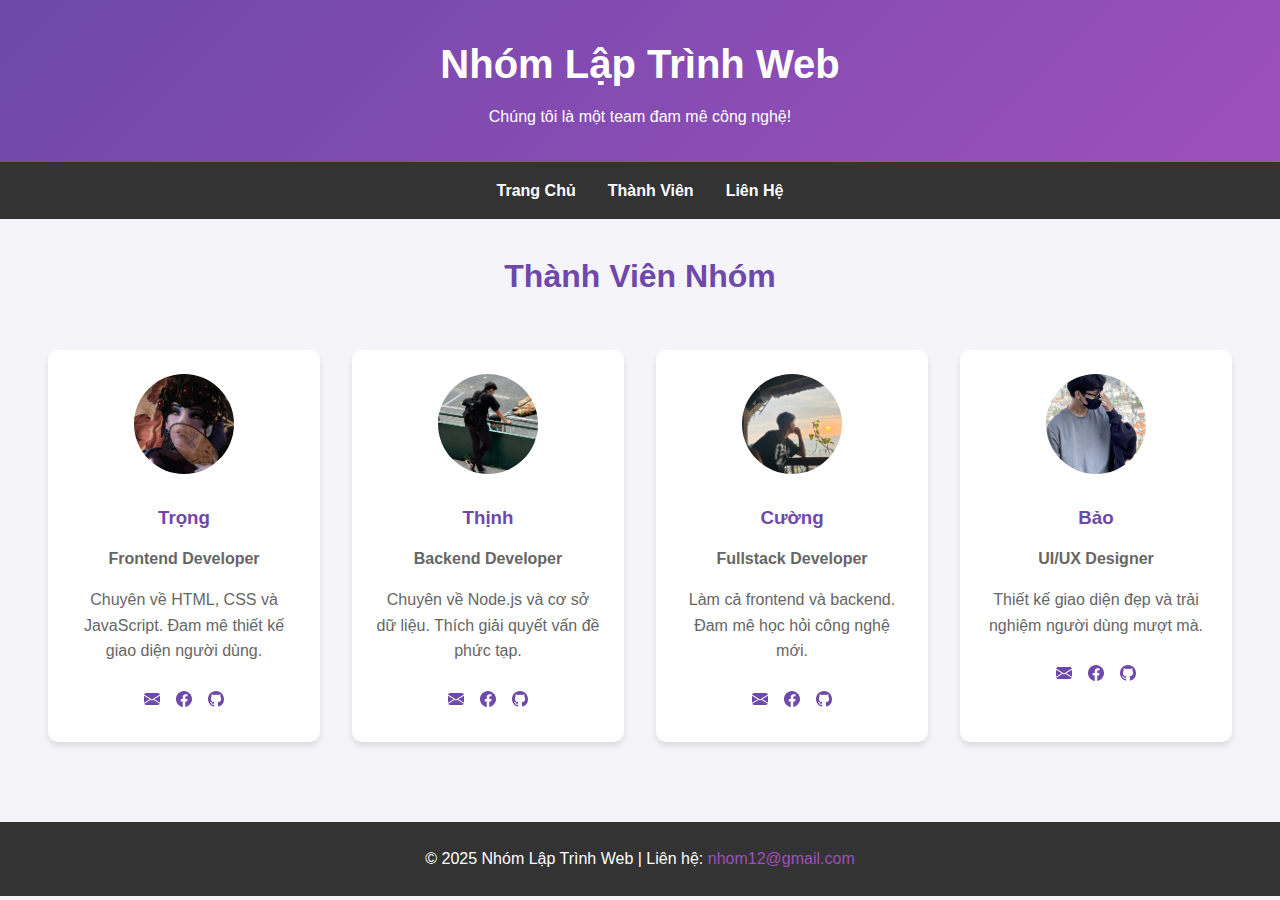
<file: index.html>
<!DOCTYPE html>
<html lang="vi">
<head>
    <meta charset="UTF-8">
    <meta name="viewport" content="width=device-width, initial-scale=1.0">
    <title>Nhóm 11</title>
    <link rel="stylesheet" href="style.css">

    
</head>
<body>
    <!-- Banner & Navbar -->
    <header>
        <div class="banner">
            <h1>Nhóm Lập Trình Web</h1>
            <p>Chúng tôi là một team đam mê công nghệ!</p>
        </div>
        <nav class="navbar">
            <ul>
                <li><a href="#home">Trang Chủ</a></li>
                <li><a href="#members">Thành Viên</a></li>
                <li><a href="#contact">Liên Hệ</a></li>
            </ul>
        </nav>
    </header>

    <!-- Main Content -->
    <main>
        <section id="members" class="team-section">
            <h2>Thành Viên Nhóm</h2>
            <div class="team-grid" id="team-members">
                <!-- JS sẽ render danh sách thành viên ở đây -->
            </div>
        </section>
    </main>

    <!-- Footer -->
    <footer id="contact">
        <p>© 2025 Nhóm Lập Trình Web | Liên hệ: <a href="mailto:nhom11@example.com">nhom12@gmail.com</a></p>
    </footer>

    <script src="script.js"></script>
</body>
</html>
</file>
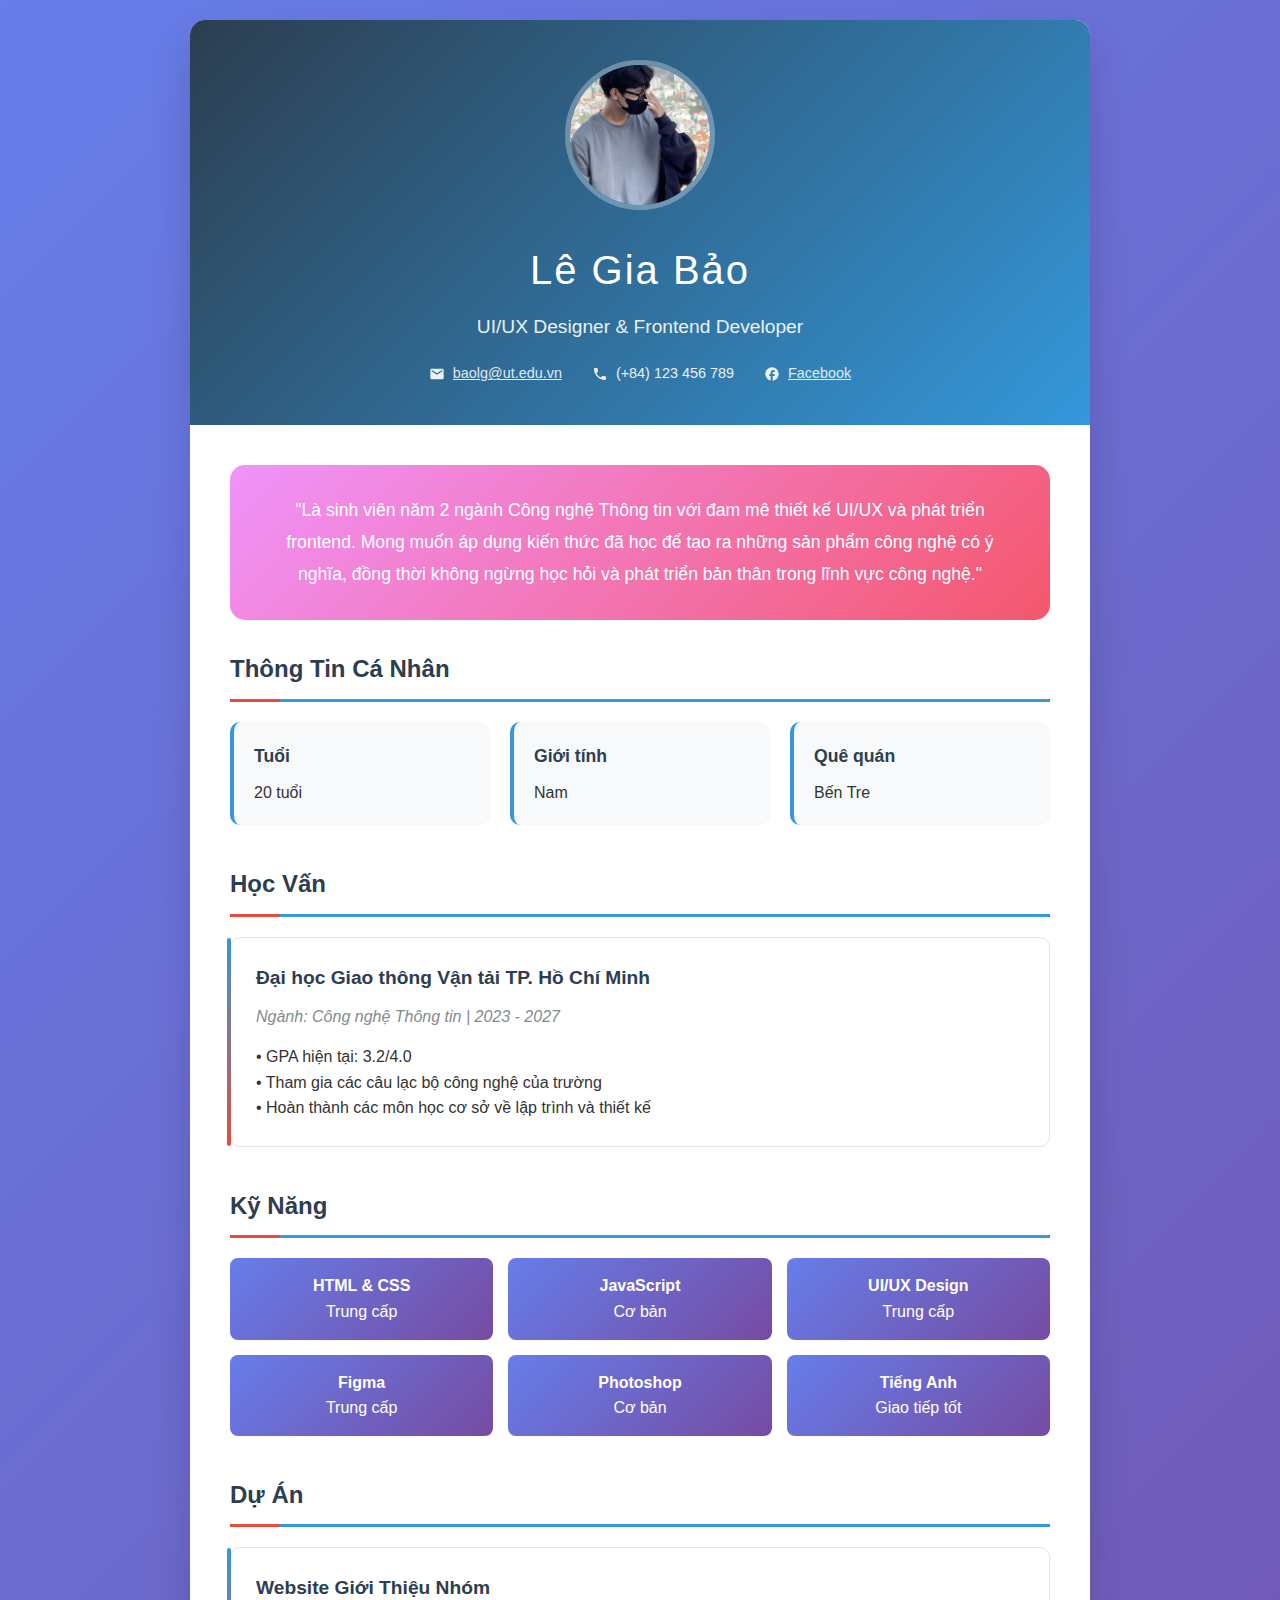
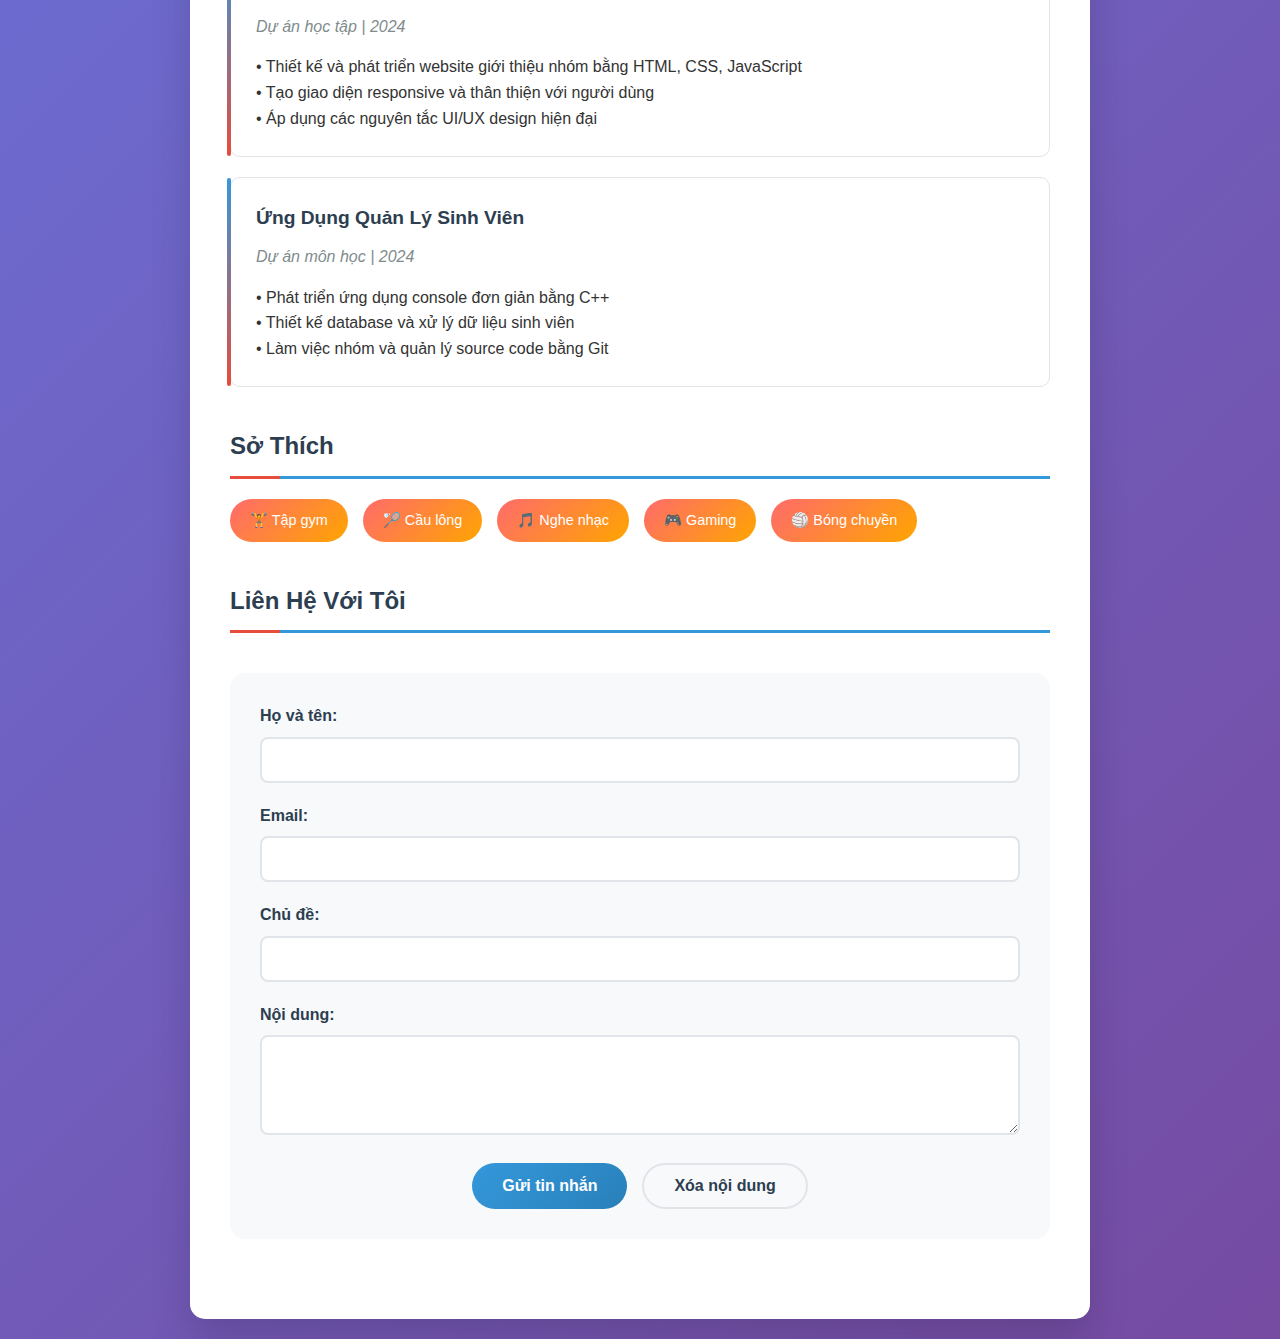
<file: ProBao.html>
<!DOCTYPE html>
<html lang="vi">
<head>
    <meta charset="UTF-8">
    <meta name="viewport" content="width=device-width, initial-scale=1.0">
    <title>CV - Lê Gia Bảo</title>
<link rel="stylesheet" href="ProBao.css">
</head>
<body>
    <div class="cv-container">
        <!-- Header Section -->
        <div class="header">
            <img src="imgs/Bao.png" alt="Lê Gia Bảo" class="profile-img">
            <h1><b>Lê Gia Bảo</b></h1>
            <div class="title">UI/UX Designer & Frontend Developer</div>
            <div class="contact-info">
                <div class="contact-item">
                    <svg viewBox="0 0 24 24"><path d="M20,8L12,13L4,8V6L12,11L20,6M20,4H4C2.89,4 2,4.89 2,6V18A2,2 0 0,0 4,20H20A2,2 0 0,0 22,18V6C22,4.89 21.1,4 20,4Z"/></svg>
                    <a href="" style="color: aliceblue;">baolg@ut.edu.vn</a>
                </div>
                <div class="contact-item">
                    <svg viewBox="0 0 24 24"><path d="M6.62,10.79C8.06,13.62 10.38,15.94 13.21,17.38L15.41,15.18C15.69,14.9 16.08,14.82 16.43,14.93C17.55,15.3 18.75,15.5 20,15.5A1,1 0 0,1 21,16.5V20A1,1 0 0,1 20,21A17,17 0 0,1 3,4A1,1 0 0,1 4,3H7.5A1,1 0 0,1 8.5,4C8.5,5.25 8.7,6.45 9.07,7.57C9.18,7.92 9.1,8.31 8.82,8.59L6.62,10.79Z"/></svg>
                    (+84) 123 456 789
                </div>
                <div class="contact-item">
                    <svg viewBox="0 0 24 24"><path d="M22 12c0-5.52-4.48-10-10-10S2 6.48 2 12c0 4.84 3.44 8.87 8 9.8V15H8v-3h2V9.5C10 7.57 11.57 6 13.5 6H16v3h-2c-.55 0-1 .45-1 1v2h3v3h-3v6.95c5.05-.5 9-4.76 9-9.95z"/></svg>
                    <a href="https://www.facebook.com/le.gia.bao.713812" style="color: aliceblue;">Facebook</a>
                </div>
            </div>
        </div>

        <!-- Main Content -->
        <div class="main-content">
            <!-- Objective -->
            <div class="objective">
                "Là sinh viên năm 2 ngành Công nghệ Thông tin với đam mê thiết kế UI/UX và phát triển frontend. Mong muốn áp dụng kiến thức đã học để tạo ra những sản phẩm công nghệ có ý nghĩa, đồng thời không ngừng học hỏi và phát triển bản thân trong lĩnh vực công nghệ."
            </div>

            <!-- Personal Info -->
            <div class="section">
                <h2 class="section-title">Thông Tin Cá Nhân</h2>
                <div class="info-grid">
                    <div class="info-card">
                        <h3>Tuổi</h3>
                        <p>20 tuổi</p>
                    </div>
                    <div class="info-card">
                        <h3>Giới tính</h3>
                        <p>Nam</p>
                    </div>
                    <div class="info-card">
                        <h3>Quê quán</h3>
                        <p>Bến Tre</p>
                    </div>
                </div>
            </div>

            <!-- Education -->
            <div class="section">
                <h2 class="section-title">Học Vấn</h2>
                <div class="education-item">
                    <div class="item-title">Đại học Giao thông Vận tải TP. Hồ Chí Minh</div>
                    <div class="item-subtitle">Ngành: Công nghệ Thông tin | 2023 - 2027</div>
                    <p>• GPA hiện tại: 3.2/4.0</p>
                    <p>• Tham gia các câu lạc bộ công nghệ của trường</p>
                    <p>• Hoàn thành các môn học cơ sở về lập trình và thiết kế</p>
                </div>
            </div>

            <!-- Skills -->
            <div class="section">
                <h2 class="section-title">Kỹ Năng</h2>
                <div class="skills">
                    <div class="skill-item">
                        <strong>HTML & CSS</strong>
                        <div>Trung cấp</div>
                    </div>
                    <div class="skill-item">
                        <strong>JavaScript</strong>
                        <div>Cơ bản</div>
                    </div>
                    <div class="skill-item">
                        <strong>UI/UX Design</strong>
                        <div>Trung cấp</div>
                    </div>
                    <div class="skill-item">
                        <strong>Figma</strong>
                        <div>Trung cấp</div>
                    </div>
                    <div class="skill-item">
                        <strong>Photoshop</strong>
                        <div>Cơ bản</div>
                    </div>
                    <div class="skill-item">
                        <strong>Tiếng Anh</strong>
                        <div>Giao tiếp tốt</div>
                    </div>
                </div>
            </div>

            <!-- Projects -->
            <div class="section">
                <h2 class="section-title">Dự Án</h2>
                <div class="experience-item">
                    <div class="item-title">Website Giới Thiệu Nhóm</div>
                    <div class="item-subtitle">Dự án học tập | 2024</div>
                    <p>• Thiết kế và phát triển website giới thiệu nhóm bằng HTML, CSS, JavaScript</p>
                    <p>• Tạo giao diện responsive và thân thiện với người dùng</p>
                    <p>• Áp dụng các nguyên tắc UI/UX design hiện đại</p>
                </div>
                <div class="experience-item">
                    <div class="item-title">Ứng Dụng Quản Lý Sinh Viên</div>
                    <div class="item-subtitle">Dự án môn học | 2024</div>
                    <p>• Phát triển ứng dụng console đơn giản bằng C++</p>
                    <p>• Thiết kế database và xử lý dữ liệu sinh viên</p>
                    <p>• Làm việc nhóm và quản lý source code bằng Git</p>
                </div>
            </div>

            <!-- Hobbies -->
            <div class="section">
                <h2 class="section-title">Sở Thích</h2>
                <div class="hobbies">
                    <div class="hobby-tag">🏋️ Tập gym</div>
                    <div class="hobby-tag">🏸 Cầu lông</div>
                    <div class="hobby-tag">🎵 Nghe nhạc</div>
                    <div class="hobby-tag">🎮 Gaming</div>
                    <div class="hobby-tag">🏐 Bóng chuyền</div>
                </div>
            </div>

            <!-- Contact Form -->
            <div class="section">
                <h2 class="section-title">Liên Hệ Với Tôi</h2>
                <div class="contact-form">
                    <form>
                        <div class="form-group">
                            <label for="name">Họ và tên:</label>
                            <input type="text" id="name" name="name" required>
                        </div>
                        <div class="form-group">
                            <label for="email">Email:</label>
                            <input type="email" id="email" name="email" required>
                        </div>
                        <div class="form-group">
                            <label for="subject">Chủ đề:</label>
                            <input type="text" id="subject" name="subject" required>
                        </div>
                        <div class="form-group">
                            <label for="message">Nội dung:</label>
                            <textarea id="message" name="message" rows="4" required></textarea>
                        </div>
                        <div class="btn-group">
                            <button type="submit" class="btn btn-primary">Gửi tin nhắn</button>
                            <button type="reset" class="btn btn-secondary">Xóa nội dung</button>
                        </div>
                    </form>
                </div>
            </div>
        </div>
    </div>
</body>
</html>
</file>
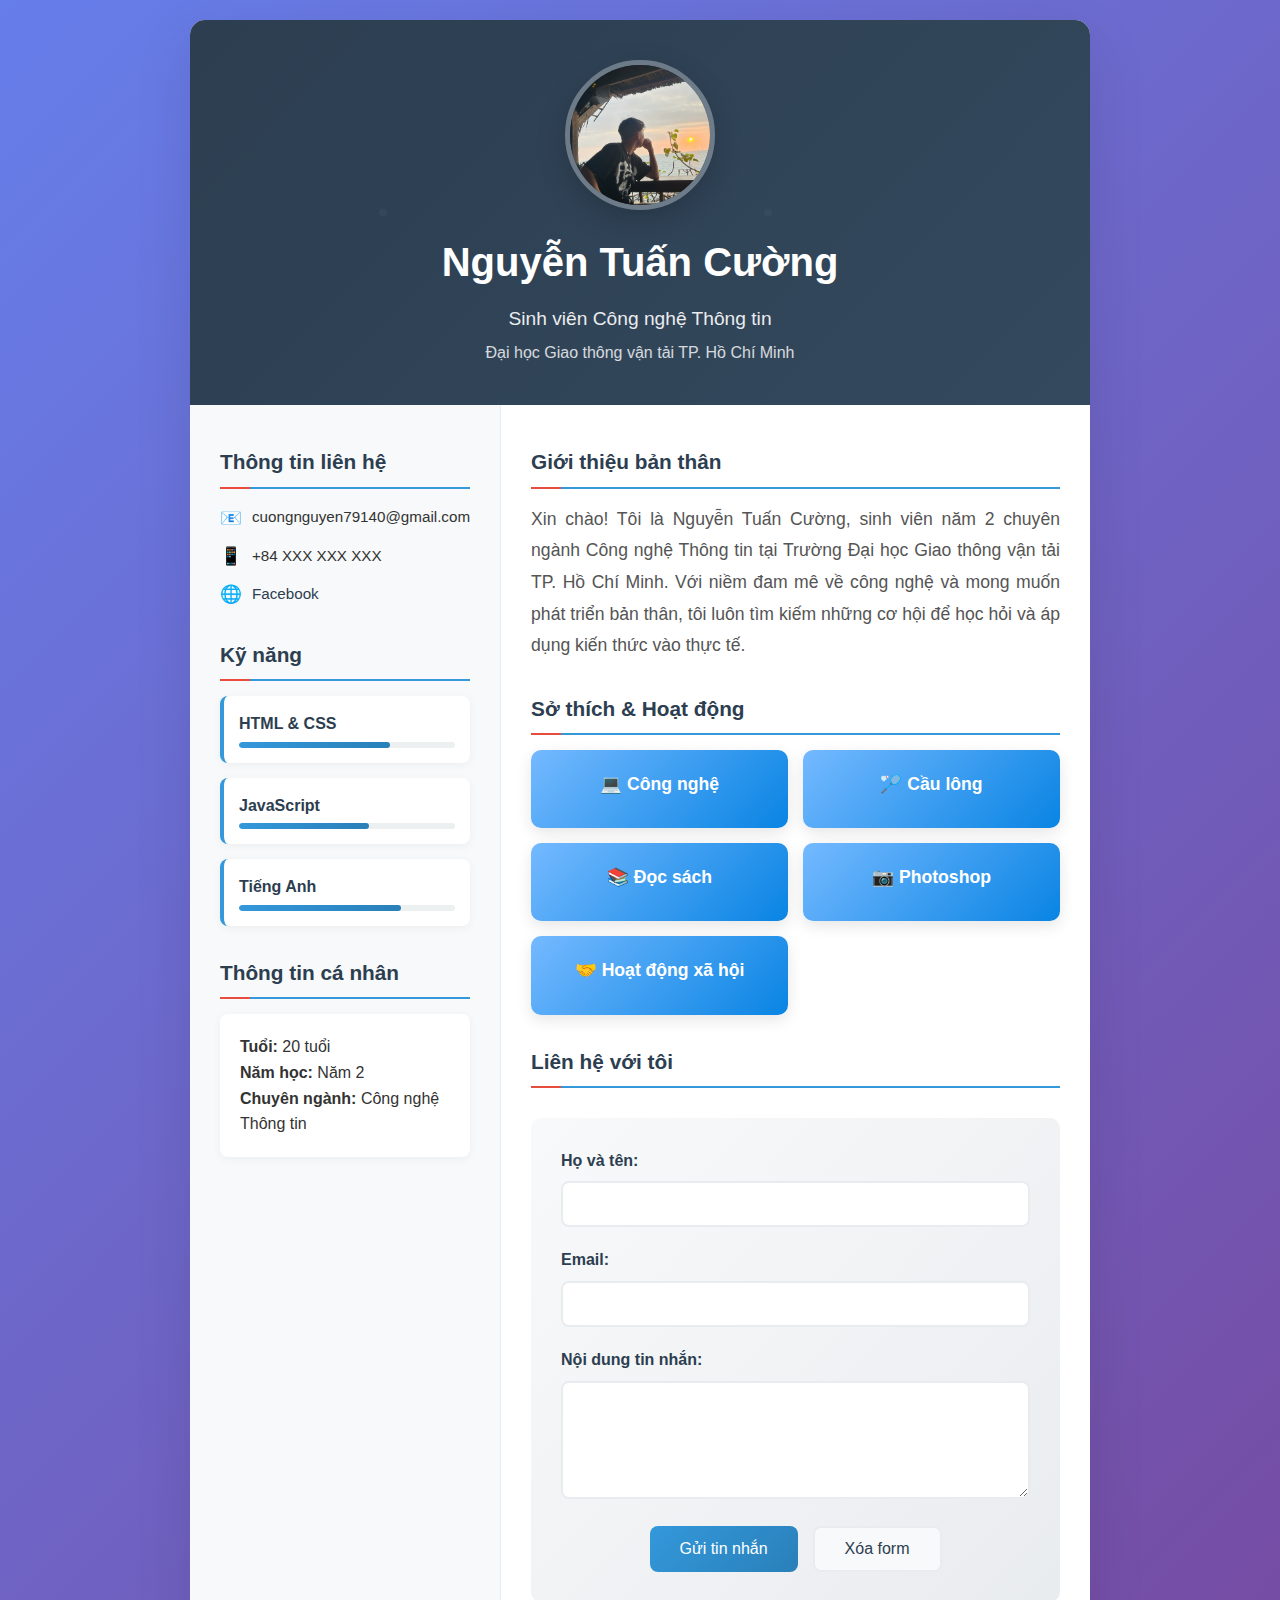
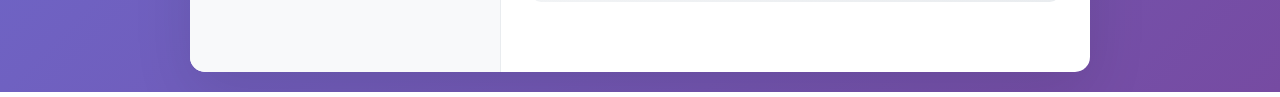
<file: ProCuong.html>
<!DOCTYPE html>
<html lang="vi">
<head>
    <meta charset="UTF-8">
    <meta name="viewport" content="width=device-width, initial-scale=1.0">
    <title>CV - Nguyễn Tuấn Cường</title>
    <link rel="stylesheet" href="ProCuong.css">
</head>
<body>
    <div class="cv-container">
        <header class="header">
            <img src="imgs/Cuong.png" alt="Nguyễn Tuấn Cường" class="profile-img">
            <h1 class="name">Nguyễn Tuấn Cường</h1>
            <p class="title">Sinh viên Công nghệ Thông tin</p>
            <p class="university">Đại học Giao thông vận tải TP. Hồ Chí Minh</p>
        </header>

        <div class="content">
            <aside class="sidebar">
                <div class="section">
                    <h3>Thông tin liên hệ</h3>
                    <ul class="contact-info">
                        <li>cuongnguyen79140@gmail.com</li>
                        <li>+84 XXX XXX XXX</li>
                        <li><a href="https://www.facebook.com/nguyen.cuong.668186" style="color: #2c3e50; text-decoration: none;">Facebook</a></li>
                    </ul>
                </div>

                <div class="section">
                    <h3>Kỹ năng</h3>
                    <div class="skills-grid">
                        <div class="skill-item">
                            <h4>HTML & CSS</h4>
                            <div class="skill-level">
                                <div class="skill-progress" style="width: 70%;"></div>
                            </div>
                        </div>
                        <div class="skill-item">
                            <h4>JavaScript</h4>
                            <div class="skill-level">
                                <div class="skill-progress" style="width: 60%;"></div>
                            </div>
                        </div>
                        <div class="skill-item">
                            <h4>Tiếng Anh</h4>
                            <div class="skill-level">
                                <div class="skill-progress" style="width: 75%;"></div>
                            </div>
                        </div>
                    </div>
                </div>

                <div class="section">
                    <h3>Thông tin cá nhân</h3>
                    <div style="background: white; padding: 20px; border-radius: 8px; box-shadow: 0 2px 10px rgba(0,0,0,0.05);">
                        <p><strong>Tuổi:</strong> 20 tuổi</p>
                        <p><strong>Năm học:</strong> Năm 2</p>
                        <p><strong>Chuyên ngành:</strong> Công nghệ Thông tin</p>
                    </div>
                </div>
            </aside>

            <main class="main-content">
                <div class="section">
                    <h3>Giới thiệu bản thân</h3>
                    <p class="about-text">
                        Xin chào! Tôi là Nguyễn Tuấn Cường, sinh viên năm 2 chuyên ngành Công nghệ Thông tin tại Trường Đại học Giao thông vận tải TP. Hồ Chí Minh. Với niềm đam mê về công nghệ và mong muốn phát triển bản thân, tôi luôn tìm kiếm những cơ hội để học hỏi và áp dụng kiến thức vào thực tế.
                    </p>
                </div>

                <div class="section">
                    <h3>Sở thích & Hoạt động</h3>
                    <div class="interests">
                        <div class="interest-item">
                            <h4>💻 Công nghệ</h4>
                        </div>
                        <div class="interest-item">
                            <h4>🏸 Cầu lông</h4>
                       
                        </div>
                        <div class="interest-item">
                            <h4>📚 Đọc sách</h4>
                        </div>
                        <div class="interest-item">
                            <h4>📷 Photoshop</h4>
                        </div>
                        <div class="interest-item">
                            <h4>🤝 Hoạt động xã hội</h4>
                        </div>
                    </div>
                </div>

                <div class="section">
                    <h3>Liên hệ với tôi</h3>
                    <div class="contact-form">
                        <form action="#" method="post">
                            <div class="form-group">
                                <label for="name">Họ và tên:</label>
                                <input type="text" id="name" name="name" required>
                            </div>
                            <div class="form-group">
                                <label for="email">Email:</label>
                                <input type="email" id="email" name="email" required>
                            </div>
                            <div class="form-group">
                                <label for="message">Nội dung tin nhắn:</label>
                                <textarea id="message" name="message" rows="5" required></textarea>
                            </div>
                            <div class="form-buttons">
                                <button type="submit" class="btn btn-primary">Gửi tin nhắn</button>
                                <button type="reset" class="btn btn-secondary">Xóa form</button>
                            </div>
                        </form>
                    </div>
                </div>
            </main>
        </div>
    </div>
</body>
</html>
</file>
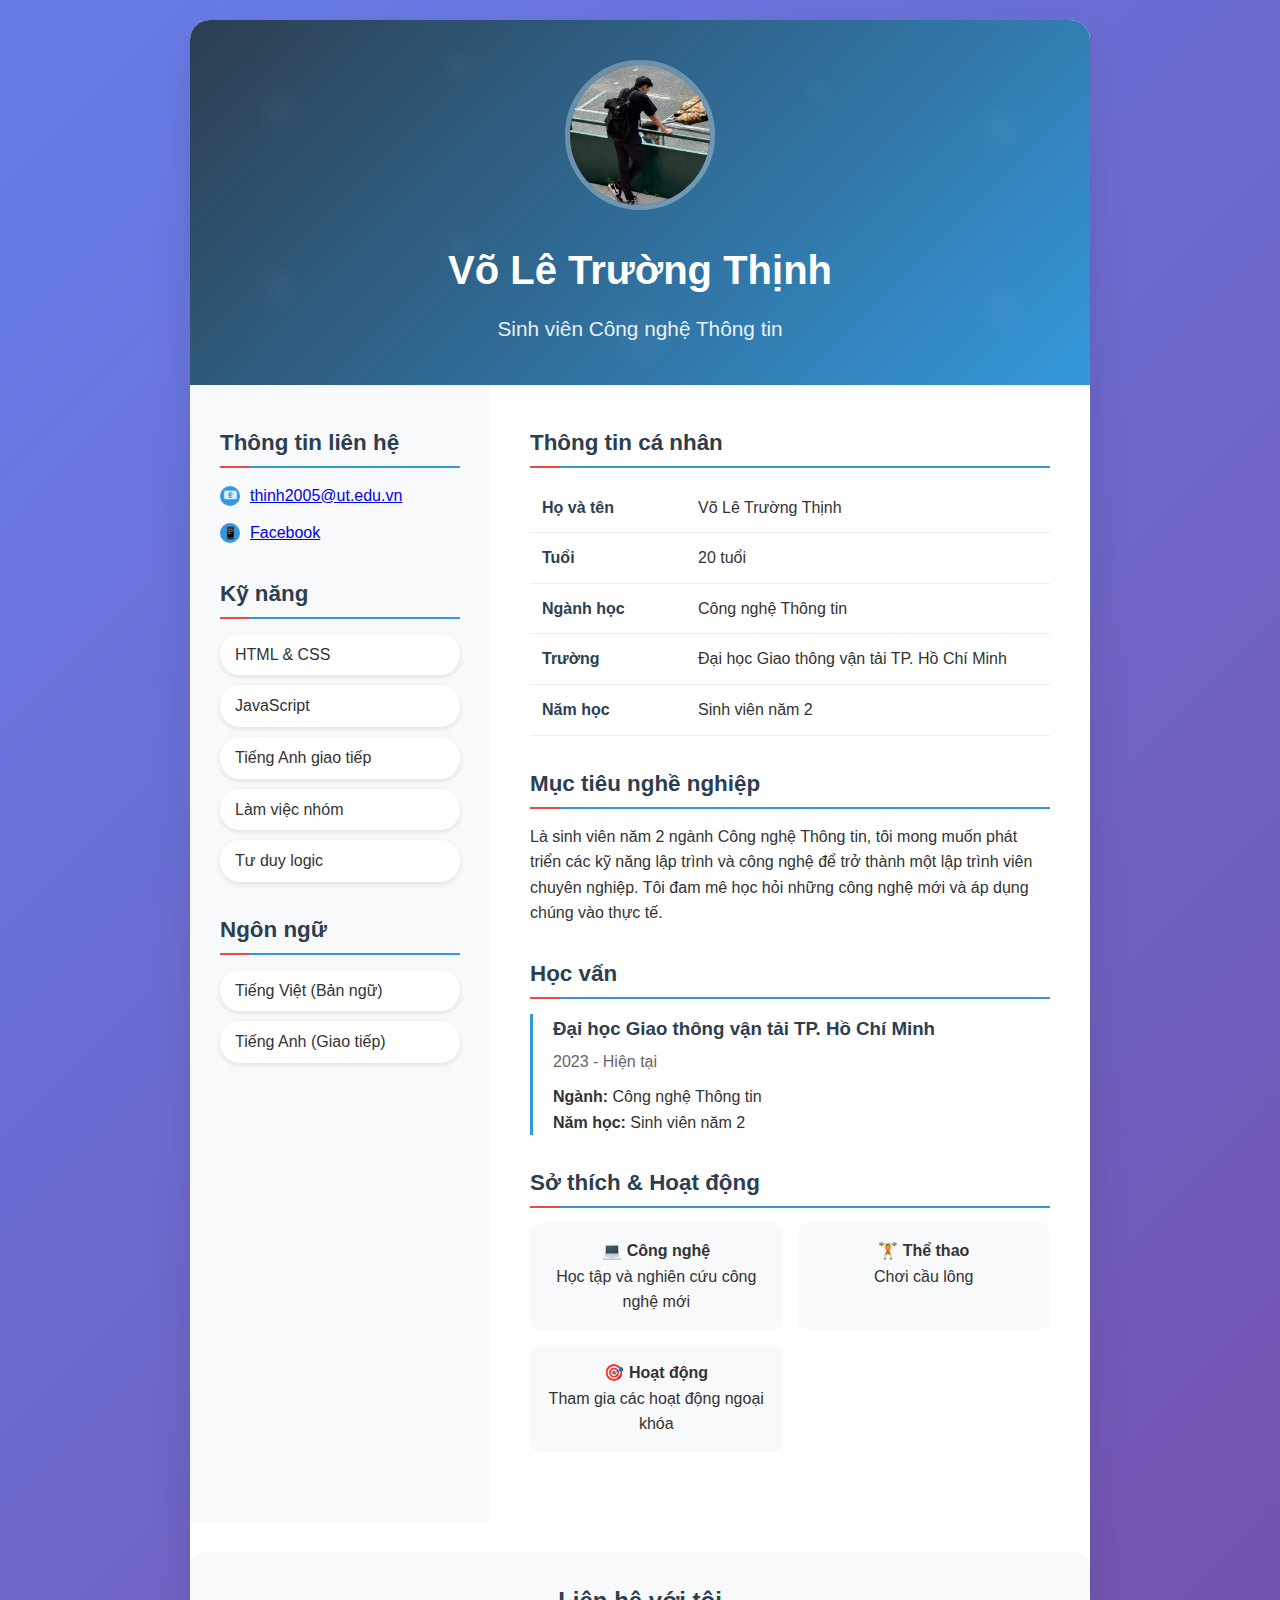
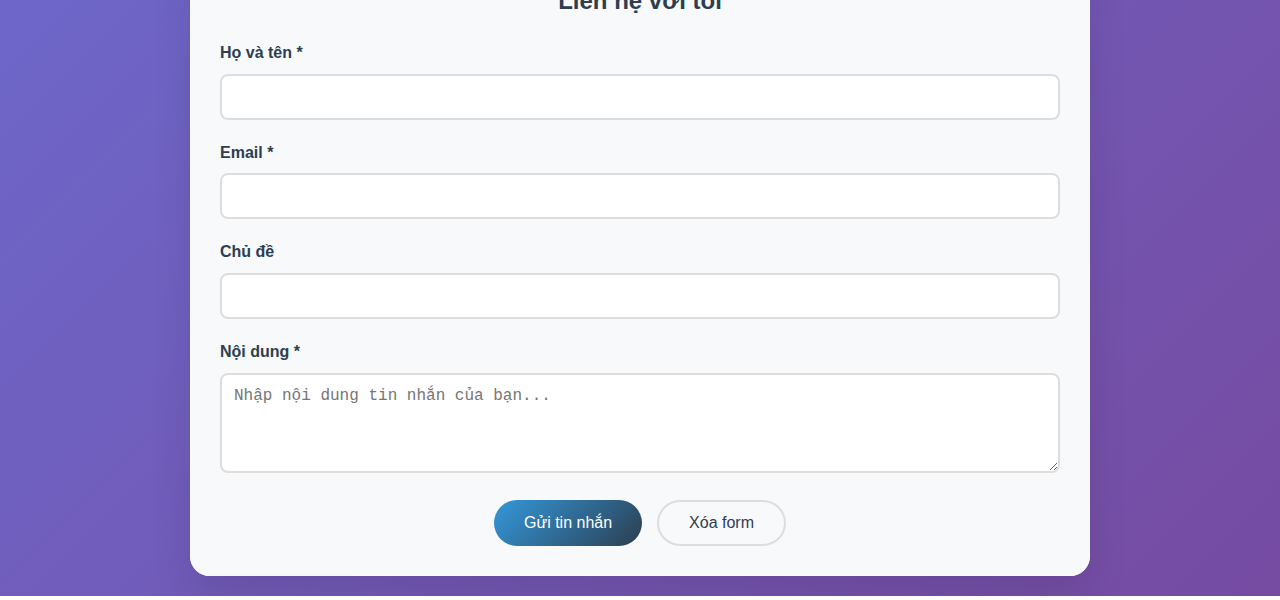
<file: ProThinh.html>
<!DOCTYPE html>
<html lang="vi">
<head>
    <meta charset="UTF-8">
    <meta name="viewport" content="width=device-width, initial-scale=1.0">
    <title>CV - Võ Lê Trường Thịnh</title>
    <link rel="stylesheet" href="ProThinh.css">
</head>
<body>
    <div class="cv-container">
        <!-- Header Section -->
        <div class="header">
            <img src="imgs/Thinh.png" alt="Võ Lê Trường Thịnh" class="profile-img" onerror="this.style.display='none'">
            <h1>Võ Lê Trường Thịnh</h1>
            <p class="title">Sinh viên Công nghệ Thông tin</p>
        </div>

        <div class="content">
            <!-- Sidebar -->
            <div class="sidebar">
                <div class="section">
                    <h2>Thông tin liên hệ</h2>
                    <ul class="contact-info">
                        <li>
                            <span class="icon">📧</span>
                            <a href="mailto:tronglh0594@ut.edu.vn">thinh2005@ut.edu.vn</a>
                        </li>
                        <li>
                            <span class="icon">📱</span>
                            <a href="https://www.facebook.com/voletruongthinhne" target="_blank">Facebook</a>
                        </li>
                    </ul>
                </div>

                <div class="section">
                    <h2>Kỹ năng</h2>
                    <ul class="skills-list">
                        <li>HTML & CSS</li>
                        <li>JavaScript</li>
                        <li>Tiếng Anh giao tiếp</li>
                        <li>Làm việc nhóm</li>
                        <li>Tư duy logic</li>
                    </ul>
                </div>

                <div class="section">
                    <h2>Ngôn ngữ</h2>
                    <ul class="skills-list">
                        <li>Tiếng Việt (Bản ngữ)</li>
                        <li>Tiếng Anh (Giao tiếp)</li>
                    </ul>
                </div>
            </div>

            <!-- Main Content -->
            <div class="main-content">
                <div class="section">
                    <h2>Thông tin cá nhân</h2>
                    <table class="info-table">
                        <tr>
                            <td>Họ và tên</td>
                            <td>Võ Lê Trường Thịnh</td>
                        </tr>
                        <tr>
                            <td>Tuổi</td>
                            <td>20 tuổi</td>
                        </tr>
                        <tr>
                            <td>Ngành học</td>
                            <td>Công nghệ Thông tin</td>
                        </tr>
                        <tr>
                            <td>Trường</td>
                            <td>Đại học Giao thông vận tải TP. Hồ Chí Minh</td>
                        </tr>
                        <tr>
                            <td>Năm học</td>
                            <td>Sinh viên năm 2</td>
                        </tr>
                    </table>
                </div>

                <div class="section">
                    <h2>Mục tiêu nghề nghiệp</h2>
                    <p>Là sinh viên năm 2 ngành Công nghệ Thông tin, tôi mong muốn phát triển các kỹ năng lập trình và công nghệ để trở thành một lập trình viên chuyên nghiệp. Tôi đam mê học hỏi những công nghệ mới và áp dụng chúng vào thực tế.</p>
                </div>

                <div class="section">
                    <h2>Học vấn</h2>
                    <div style="border-left: 3px solid #3498db; padding-left: 20px;">
                        <h3 style="color: #2c3e50; margin-bottom: 5px;">Đại học Giao thông vận tải TP. Hồ Chí Minh</h3>
                        <p style="color: #666; margin-bottom: 10px;">2023 - Hiện tại</p>
                        <p><strong>Ngành:</strong> Công nghệ Thông tin</p>
                        <p><strong>Năm học:</strong> Sinh viên năm 2</p>
                    </div>
                </div>

                <div class="section">
                    <h2>Sở thích & Hoạt động</h2>
                    <div class="hobbies-grid">
                        <div class="hobby-item">
                            <strong>💻 Công nghệ</strong>
                            <p>Học tập và nghiên cứu công nghệ mới</p>
                        </div>
                        <div class="hobby-item">
                            <strong>🏋️ Thể thao</strong>
                            <p>Chơi cầu lông</p>
                        </div>
                        <div class="hobby-item">
                            <strong>🎯 Hoạt động</strong>
                            <p>Tham gia các hoạt động ngoại khóa</p>
                        </div>
                    </div>
                </div>
            </div>
        </div>

        <!-- Contact Form -->
        <div class="contact-form">
            <h2 style="text-align: center; color: #2c3e50; margin-bottom: 20px;">Liên hệ với tôi</h2>
            <form action="#" method="post">
                <div class="form-group">
                    <label for="name">Họ và tên *</label>
                    <input type="text" id="name" name="name" required>
                </div>

                <div class="form-group">
                    <label for="email">Email *</label>
                    <input type="email" id="email" name="email" required>
                </div>

                <div class="form-group">
                    <label for="subject">Chủ đề</label>
                    <input type="text" id="subject" name="subject">
                </div>

                <div class="form-group">
                    <label for="message">Nội dung *</label>
                    <textarea id="message" name="message" rows="4" required placeholder="Nhập nội dung tin nhắn của bạn..."></textarea>
                </div>

                <div class="btn-group">
                    <button type="submit" class="btn btn-primary">Gửi tin nhắn</button>
                    <button type="reset" class="btn btn-secondary">Xóa form</button>
                </div>
            </form>
        </div>
    </div>
</body>
</html>
</file>
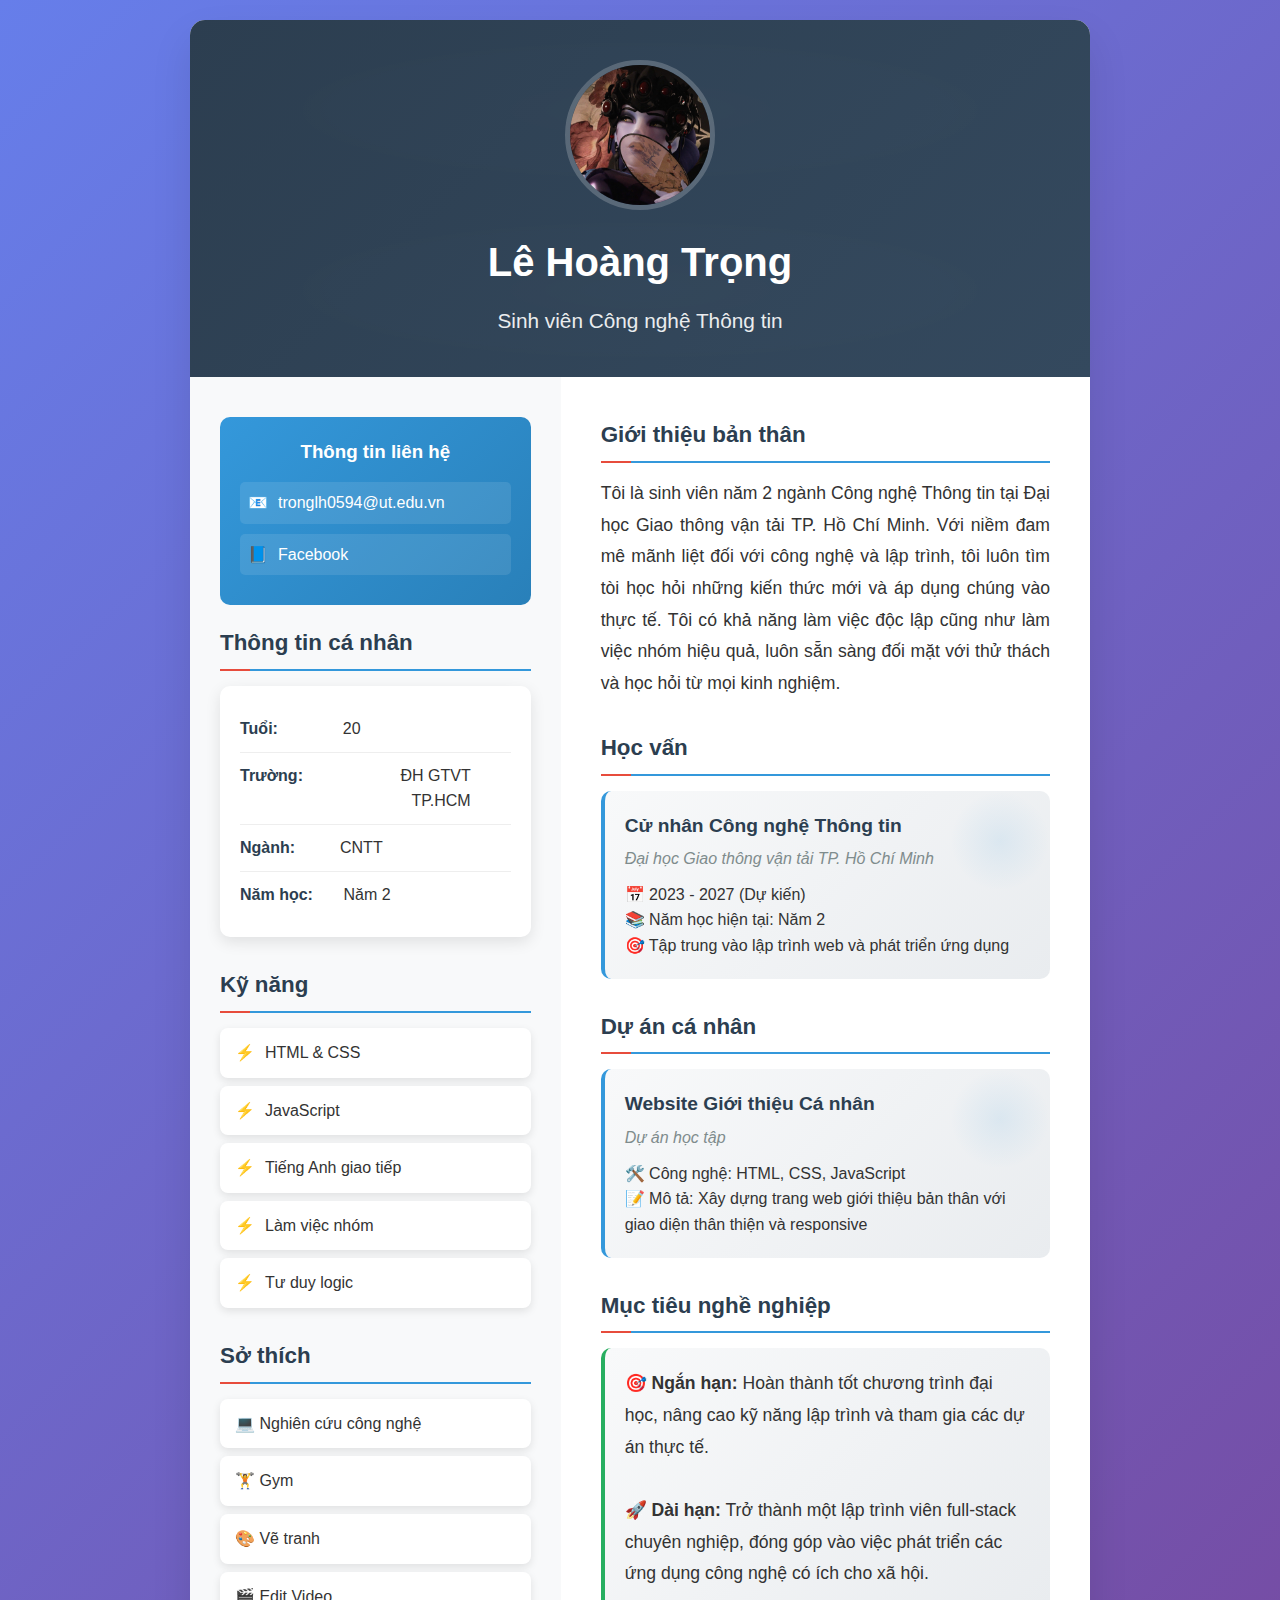
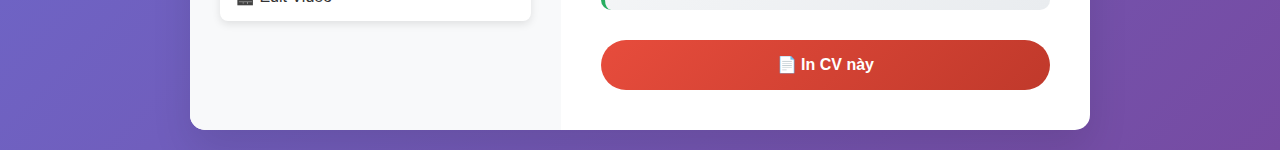
<file: ProTrong.html>
<!DOCTYPE html>
<html lang="vi">
<head>
    <meta charset="UTF-8">
    <meta name="viewport" content="width=device-width, initial-scale=1.0">
    <title>CV - Lê Hoàng Trọng</title>
    <link rel="stylesheet" href="ProTrong.css">
</head>
<body>
    <div class="cv-container fade-in">
        <!-- Header -->
        <div class="header">
            <img src="imgs/Trong.png" alt="Lê Hoàng Trọng" class="profile-img" onerror="this.style.display='none'">
            <h1>Lê Hoàng Trọng</h1>
            <p class="title">Sinh viên Công nghệ Thông tin</p>
        </div>
        
        <!-- Content -->
        <div class="content">
            <!-- Sidebar -->
            <div class="sidebar">
                <!-- Contact Info -->
                <div class="contact-info">
                    <h3>Thông tin liên hệ</h3>
                    <div class="contact-item">
                        <a href="mailto:tronglh0594@ut.edu.vn">tronglh0594@ut.edu.vn</a>
                    </div>
                    <div class="contact-item">
                        <a href="https://www.facebook.com/trong.trong.340942" target="_blank">Facebook</a>
                    </div>
                </div>
                
                <!-- Personal Info -->
                <div class="section">
                    <h2>Thông tin cá nhân</h2>
                    <div class="info-table">
                        <div class="info-row">
                            <span class="info-label">Tuổi:</span>
                            <span class="info-value" style="margin-right: 150px;">20</span>
                        </div>
                        <div class="info-row">
                            <span class="info-label">Trường:</span>
                            <span class="info-value" style="margin-right: 40px;">ĐH GTVT TP.HCM</span>
                        </div>
                        <div class="info-row">
                            <span class="info-label">Ngành:</span>
                            <span class="info-value" style="margin-right: 128px;">CNTT</span>
                        </div>
                        <div class="info-row">
                            <span class="info-label">Năm học:</span>
                            <span class="info-value" style="margin-right: 120px;">Năm 2</span>
                        </div>
                    </div>
                </div>
                
                <!-- Skills -->
                <div class="section">
                    <h2>Kỹ năng</h2>
                    <ul class="skills-list">
                        <li>HTML & CSS</li>
                        <li>JavaScript</li>
                        <li>Tiếng Anh giao tiếp</li>
                        <li>Làm việc nhóm</li>
                        <li>Tư duy logic</li>
                    </ul>
                </div>
                
                <!-- Hobbies -->
                <div class="section">
                    <h2>Sở thích</h2>
                    <ul class="hobbies-list">
                        <li>💻 Nghiên cứu công nghệ</li>
                        <li>🏋️ Gym</li>
                        <li>🎨 Vẽ tranh</li>
                        <li>🎬 Edit Video</li>
                    </ul>
                </div>
            </div>
            
            <!-- Main Content -->
            <div class="main-content">
                <!-- About Me -->
                <div class="section">
                    <h2>Giới thiệu bản thân</h2>
                    <p style="font-size: 1.1em; line-height: 1.8; text-align: justify;">
                        Tôi là sinh viên năm 2 ngành Công nghệ Thông tin tại Đại học Giao thông vận tải TP. Hồ Chí Minh. 
                        Với niềm đam mê mãnh liệt đối với công nghệ và lập trình, tôi luôn tìm tòi học hỏi những kiến thức mới 
                        và áp dụng chúng vào thực tế. Tôi có khả năng làm việc độc lập cũng như làm việc nhóm hiệu quả, 
                        luôn sẵn sàng đối mặt với thử thách và học hỏi từ mọi kinh nghiệm.
                    </p>
                </div>
                
                <!-- Education -->
                <div class="section">
                    <h2>Học vấn</h2>
                    <div class="experience-item">
                        <div class="experience-title">Cử nhân Công nghệ Thông tin</div>
                        <div class="experience-company">Đại học Giao thông vận tải TP. Hồ Chí Minh</div>
                        <p>📅 2023 - 2027 (Dự kiến)</p>
                        <p>📚 Năm học hiện tại: Năm 2</p>
                        <p>🎯 Tập trung vào lập trình web và phát triển ứng dụng</p>
                    </div>
                </div>
                
                <!-- Projects -->
                <div class="section">
                    <h2>Dự án cá nhân</h2>
                    <div class="experience-item">
                        <div class="experience-title">Website Giới thiệu Cá nhân</div>
                        <div class="experience-company">Dự án học tập</div>
                        <p>🛠️ Công nghệ: HTML, CSS, JavaScript</p>
                        <p>📝 Mô tả: Xây dựng trang web giới thiệu bản thân với giao diện thân thiện và responsive</p>
                    </div>
                </div>
                
                <!-- Goals -->
                <div class="section">
                    <h2>Mục tiêu nghề nghiệp</h2>
                    <div style="background: linear-gradient(135deg, #f8f9fa, #e9ecef); padding: 20px; border-radius: 10px; border-left: 4px solid #27ae60;">
                        <p style="font-size: 1.1em; line-height: 1.8;">
                            🎯 <strong>Ngắn hạn:</strong> Hoàn thành tốt chương trình đại học, nâng cao kỹ năng lập trình và tham gia các dự án thực tế.<br><br>
                            🚀 <strong>Dài hạn:</strong> Trở thành một lập trình viên full-stack chuyên nghiệp, đóng góp vào việc phát triển các ứng dụng công nghệ có ích cho xã hội.
                        </p>
                    </div>
                </div>
                
                <a href="#" class="btn-download" onclick="window.print(); return false;">
                    📄 In CV này
                </a>
            </div>
        </div>
    </div>
    
    <script>
        // Add smooth scrolling and animations
        document.addEventListener('DOMContentLoaded', function() {
            // Add fade-in animation to sections
            const sections = document.querySelectorAll('.section');
            sections.forEach((section, index) => {
                section.style.animationDelay = `${index * 0.1}s`;
                section.classList.add('fade-in');
            });
            
            // Add hover effects to skill items
            const skillItems = document.querySelectorAll('.skills-list li, .hobbies-list li');
            skillItems.forEach(item => {
                item.addEventListener('mouseenter', function() {
                    this.style.background = 'linear-gradient(135deg, #3498db, #2980b9)';
                    this.style.color = 'white';
                });
                
                item.addEventListener('mouseleave', function() {
                    this.style.background = 'white';
                    this.style.color = '#333';
                });
            });
        });
    </script>
</body>
</html>
</file>
<file: ProBao.css>
* {
            margin: 0;
            padding: 0;
            box-sizing: border-box;
        }
        
        body {
            font-family: 'Segoe UI', Tahoma, Geneva, Verdana, sans-serif;
            line-height: 1.6;
            color: #333;
            background: linear-gradient(135deg, #667eea 0%, #764ba2 100%);
            min-height: 100vh;
            padding: 20px;
        }
        
        .cv-container {
            max-width: 900px;
            margin: 0 auto;
            background: white;
            border-radius: 15px;
            box-shadow: 0 20px 40px rgba(0,0,0,0.15);
            overflow: hidden;
        }
        
        .header {
            background: linear-gradient(135deg, #2c3e50, #3498db);
            color: white;
            padding: 40px;
            text-align: center;
            position: relative;
        }
        
        .header::before {
            content: '';
            position: absolute;
            top: 0;
            left: 0;
            right: 0;
            bottom: 0;
            background: url('data:image/svg+xml,<svg xmlns="http://www.w3.org/2000/svg" viewBox="0 0 100 100"><defs><pattern id="grain" width="100" height="100" patternUnits="userSpaceOnUse"><circle cx="50" cy="50" r="1" fill="rgba(255,255,255,0.1)"/></pattern></defs><rect width="100" height="100" fill="url(%23grain)"/></svg>') repeat;
            opacity: 0.1;
        }
        
        .profile-img {
            width: 150px;
            height: 150px;
            border-radius: 50%;
            border: 5px solid rgba(255,255,255,0.3);
            object-fit: cover;
            margin-bottom: 20px;
            transition: transform 0.3s ease;
        }
        
        .profile-img:hover {
            transform: scale(1.05);
        }
        
        .header h1 {
            font-size: 2.5rem;
            margin-bottom: 10px;
            font-weight: 300;
            letter-spacing: 2px;
        }
        
        .header .title {
            font-size: 1.2rem;
            opacity: 0.9;
            margin-bottom: 20px;
        }
        
        .contact-info {
            display: flex;
            justify-content: center;
            gap: 30px;
            flex-wrap: wrap;
            margin-top: 20px;
        }
        
        .contact-item {
            display: flex;
            align-items: center;
            gap: 8px;
            font-size: 0.9rem;
            opacity: 0.9;
        }
        
        .contact-item svg {
            width: 16px;
            height: 16px;
            fill: currentColor;
        }
        
        .main-content {
            padding: 40px;
        }
        
        .section {
            margin-bottom: 40px;
        }
        
        .section-title {
            font-size: 1.5rem;
            color: #2c3e50;
            margin-bottom: 20px;
            padding-bottom: 10px;
            border-bottom: 3px solid #3498db;
            position: relative;
        }
        
        .section-title::after {
            content: '';
            position: absolute;
            bottom: -3px;
            left: 0;
            width: 50px;
            height: 3px;
            background: #e74c3c;
        }
        
        .info-grid {
            display: grid;
            grid-template-columns: repeat(auto-fit, minmax(250px, 1fr));
            gap: 20px;
            margin-bottom: 30px;
        }
        
        .info-card {
            background: #f8f9fa;
            padding: 20px;
            border-radius: 10px;
            border-left: 4px solid #3498db;
            transition: transform 0.3s ease, box-shadow 0.3s ease;
        }
        
        .info-card:hover {
            transform: translateY(-5px);
            box-shadow: 0 10px 25px rgba(0,0,0,0.1);
        }
        
        .info-card h3 {
            color: #2c3e50;
            margin-bottom: 10px;
            font-size: 1.1rem;
        }
        
        .skills {
            display: grid;
            grid-template-columns: repeat(auto-fit, minmax(200px, 1fr));
            gap: 15px;
        }
        
        .skill-item {
            background: linear-gradient(135deg, #667eea, #764ba2);
            color: white;
            padding: 15px;
            border-radius: 8px;
            text-align: center;
            transition: transform 0.3s ease;
        }
        
        .skill-item:hover {
            transform: scale(1.05);
        }
        
        .education-item, .experience-item {
            background: white;
            padding: 25px;
            border-radius: 10px;
            border: 1px solid #e1e5e9;
            margin-bottom: 20px;
            position: relative;
            transition: all 0.3s ease;
        }
        
        .education-item:hover, .experience-item:hover {
            box-shadow: 0 5px 20px rgba(0,0,0,0.1);
            border-color: #3498db;
        }
        
        .education-item::before, .experience-item::before {
            content: '';
            position: absolute;
            left: -4px;
            top: 0;
            bottom: 0;
            width: 4px;
            background: linear-gradient(135deg, #3498db, #e74c3c);
            border-radius: 2px;
        }
        
        .item-title {
            font-size: 1.2rem;
            color: #2c3e50;
            margin-bottom: 10px;
            font-weight: 600;
        }
        
        .item-subtitle {
            color: #7f8c8d;
            margin-bottom: 15px;
            font-style: italic;
        }
        
        .hobbies {
            display: flex;
            flex-wrap: wrap;
            gap: 15px;
        }
        
        .hobby-tag {
            background: linear-gradient(135deg, #ff6b6b, #ffa500);
            color: white;
            padding: 10px 20px;
            border-radius: 25px;
            font-size: 0.9rem;
            transition: transform 0.3s ease;
        }
        
        .hobby-tag:hover {
            transform: scale(1.1);
        }
        
        .objective {
            background: linear-gradient(135deg, #f093fb 0%, #f5576c 100%);
            color: white;
            padding: 30px;
            border-radius: 15px;
            text-align: center;
            font-size: 1.1rem;
            line-height: 1.8;
            margin-bottom: 30px;
        }
        
        .contact-form {
            background: #f8f9fa;
            padding: 30px;
            border-radius: 15px;
            margin-top: 40px;
        }
        
        .form-group {
            margin-bottom: 20px;
        }
        
        .form-group label {
            display: block;
            margin-bottom: 8px;
            font-weight: 600;
            color: #2c3e50;
        }
        
        .form-group input,
        .form-group textarea {
            width: 100%;
            padding: 12px;
            border: 2px solid #e1e5e9;
            border-radius: 8px;
            font-size: 1rem;
            transition: border-color 0.3s ease;
        }
        
        .form-group input:focus,
        .form-group textarea:focus {
            outline: none;
            border-color: #3498db;
        }
        
        .btn-group {
            display: flex;
            gap: 15px;
            justify-content: center;
        }
        
        .btn {
            padding: 12px 30px;
            border: none;
            border-radius: 25px;
            font-size: 1rem;
            cursor: pointer;
            transition: all 0.3s ease;
            font-weight: 600;
        }
        
        .btn-primary {
            background: linear-gradient(135deg, #3498db, #2980b9);
            color: white;
        }
        
        .btn-primary:hover {
            transform: translateY(-2px);
            box-shadow: 0 5px 15px rgba(52, 152, 219, 0.4);
        }
        
        .btn-secondary {
            background: #f8f9fa;
            color: #2c3e50;
            border: 2px solid #e1e5e9;
        }
        
        .btn-secondary:hover {
            background: #e1e5e9;
        }
        
        @media (max-width: 768px) {
            .contact-info {
                flex-direction: column;
                gap: 15px;
            }
            
            .header h1 {
                font-size: 2rem;
            }
            
            .main-content {
                padding: 20px;
            }
        }
</file>
<file: ProCuong.css>
* {
            margin: 0;
            padding: 0;
            box-sizing: border-box;
        }
        
        body {
            font-family: 'Arial', sans-serif;
            line-height: 1.6;
            color: #333;
            background: linear-gradient(135deg, #667eea 0%, #764ba2 100%);
            min-height: 100vh;
            padding: 20px;
        }
        
        .cv-container {
            max-width: 900px;
            margin: 0 auto;
            background: white;
            border-radius: 15px;
            box-shadow: 0 20px 60px rgba(0,0,0,0.1);
            overflow: hidden;
        }
        
        .header {
            background: linear-gradient(135deg, #2c3e50 0%, #34495e 100%);
            color: white;
            padding: 40px 30px;
            text-align: center;
            position: relative;
        }
        
        .header::before {
            content: '';
            position: absolute;
            top: 0;
            left: 0;
            right: 0;
            bottom: 0;
            background: url('data:image/svg+xml,<svg xmlns="http://www.w3.org/2000/svg" viewBox="0 0 100 100"><defs><pattern id="grain" width="100" height="100" patternUnits="userSpaceOnUse"><circle cx="50" cy="50" r="1" fill="rgba(255,255,255,0.1)"/></pattern></defs><rect width="100" height="100" fill="url(%23grain)"/></svg>');
            opacity: 0.3;
        }
        
        .profile-img {
            width: 150px;
            height: 150px;
            border-radius: 50%;
            border: 5px solid rgba(255,255,255,0.3);
            margin: 0 auto 20px;
            display: block;
            object-fit: cover;
            box-shadow: 0 10px 30px rgba(0,0,0,0.2);
            position: relative;
            z-index: 1;
        }
        
        .name {
            font-size: 2.5rem;
            font-weight: bold;
            margin-bottom: 10px;
            position: relative;
            z-index: 1;
        }
        
        .title {
            font-size: 1.2rem;
            opacity: 0.9;
            margin-bottom: 5px;
            position: relative;
            z-index: 1;
        }
        
        .university {
            font-size: 1rem;
            opacity: 0.8;
            position: relative;
            z-index: 1;
        }
        
        .content {
            display: grid;
            grid-template-columns: 1fr 2fr;
            gap: 0;
        }
        
        .sidebar {
            background: #f8f9fa;
            padding: 40px 30px;
            border-right: 1px solid #e9ecef;
        }
        
        .main-content {
            padding: 40px 30px;
        }
        
        .section {
            margin-bottom: 30px;
        }
        
        .section h3 {
            color: #2c3e50;
            font-size: 1.3rem;
            margin-bottom: 15px;
            padding-bottom: 8px;
            border-bottom: 2px solid #3498db;
            position: relative;
        }
        
        .section h3::after {
            content: '';
            position: absolute;
            bottom: -2px;
            left: 0;
            width: 30px;
            height: 2px;
            background: #e74c3c;
        }
        
        .contact-info {
            list-style: none;
        }
        
        .contact-info li {
            margin-bottom: 10px;
            display: flex;
            align-items: center;
            font-size: 0.95rem;
        }
        
        .contact-info li::before {
            content: '📧';
            margin-right: 10px;
            font-size: 1.1rem;
        }
        
        .contact-info li:nth-child(2)::before {
            content: '📱';
        }
        
        .contact-info li:nth-child(3)::before {
            content: '🌐';
        }
        
        .skills-grid {
            display: grid;
            gap: 15px;
        }
        
        .skill-item {
            background: white;
            padding: 15px;
            border-radius: 8px;
            box-shadow: 0 2px 10px rgba(0,0,0,0.05);
            border-left: 4px solid #3498db;
        }
        
        .skill-item h4 {
            color: #2c3e50;
            margin-bottom: 5px;
            font-size: 1rem;
        }
        
        .skill-level {
            height: 6px;
            background: #ecf0f1;
            border-radius: 3px;
            overflow: hidden;
        }
        
        .skill-progress {
            height: 100%;
            background: linear-gradient(90deg, #3498db, #2980b9);
            border-radius: 3px;
            transition: width 0.3s ease;
        }
        
        .interests {
            display: grid;
            grid-template-columns: repeat(auto-fit, minmax(200px, 1fr));
            gap: 15px;
        }
        
        .interest-item {
            background: linear-gradient(135deg, #74b9ff, #0984e3);
            color: white;
            padding: 20px;
            border-radius: 10px;
            text-align: center;
            box-shadow: 0 5px 15px rgba(0,0,0,0.1);
            transition: transform 0.3s ease;
        }
        
        .interest-item:hover {
            transform: translateY(-5px);
        }
        
        .interest-item h4 {
            margin-bottom: 10px;
            font-size: 1.1rem;
        }
        
        .about-text {
            font-size: 1.1rem;
            line-height: 1.8;
            color: #555;
            text-align: justify;
        }
        
        .contact-form {
            background: linear-gradient(135deg, #f8f9fa, #e9ecef);
            padding: 30px;
            border-radius: 10px;
            margin-top: 30px;
        }
        
        .form-group {
            margin-bottom: 20px;
        }
        
        .form-group label {
            display: block;
            margin-bottom: 8px;
            font-weight: bold;
            color: #2c3e50;
        }
        
        .form-group input,
        .form-group textarea {
            width: 100%;
            padding: 12px;
            border: 2px solid #e9ecef;
            border-radius: 8px;
            font-size: 1rem;
            transition: border-color 0.3s ease;
        }
        
        .form-group input:focus,
        .form-group textarea:focus {
            outline: none;
            border-color: #3498db;
        }
        
        .form-buttons {
            display: flex;
            gap: 15px;
            justify-content: center;
        }
        
        .btn {
            padding: 12px 30px;
            border: none;
            border-radius: 8px;
            font-size: 1rem;
            cursor: pointer;
            transition: all 0.3s ease;
        }
        
        .btn-primary {
            background: linear-gradient(135deg, #3498db, #2980b9);
            color: white;
        }
        
        .btn-primary:hover {
            transform: translateY(-2px);
            box-shadow: 0 5px 15px rgba(52, 152, 219, 0.3);
        }
        
        .btn-secondary {
            background: #f8f9fa;
            color: #2c3e50;
            border: 2px solid #e9ecef;
        }
        
        .btn-secondary:hover {
            background: #e9ecef;
        }
        
        @media (max-width: 768px) {
            .content {
                grid-template-columns: 1fr;
            }
            
            .sidebar {
                border-right: none;
                border-bottom: 1px solid #e9ecef;
            }
            
            .name {
                font-size: 2rem;
            }
            
            .interests {
                grid-template-columns: 1fr;
            }
        }
</file>
<file: ProThinh.css>
* {
            margin: 0;
            padding: 0;
            box-sizing: border-box;
        }
        
        body {
            font-family: 'Segoe UI', Tahoma, Geneva, Verdana, sans-serif;
            line-height: 1.6;
            color: #333;
            background: linear-gradient(135deg, #667eea 0%, #764ba2 100%);
            min-height: 100vh;
            padding: 20px;
        }
        
        .cv-container {
            max-width: 900px;
            margin: 0 auto;
            background: white;
            border-radius: 20px;
            box-shadow: 0 20px 40px rgba(0,0,0,0.1);
            overflow: hidden;
        }
        
        .header {
            background: linear-gradient(135deg, #2c3e50 0%, #3498db 100%);
            color: white;
            padding: 40px;
            text-align: center;
            position: relative;
        }
        
        .header::before {
            content: '';
            position: absolute;
            top: 0;
            left: 0;
            right: 0;
            bottom: 0;
            background: url('data:image/svg+xml,<svg xmlns="http://www.w3.org/2000/svg" viewBox="0 0 100 20"><defs><radialGradient id="a" cx="50%" cy="50%"><stop offset="0%" stop-color="white" stop-opacity="0.1"/><stop offset="100%" stop-color="white" stop-opacity="0"/></radialGradient></defs><circle cx="10" cy="10" r="3" fill="url(%23a)"/><circle cx="30" cy="5" r="2" fill="url(%23a)"/><circle cx="50" cy="15" r="4" fill="url(%23a)"/><circle cx="70" cy="8" r="2" fill="url(%23a)"/><circle cx="90" cy="12" r="3" fill="url(%23a)"/></svg>');
            opacity: 0.3;
        }
        
        .profile-img {
            width: 150px;
            height: 150px;
            border-radius: 50%;
            border: 5px solid rgba(255,255,255,0.3);
            margin: 0 auto 20px;
            object-fit: cover;
            position: relative;
            z-index: 1;
        }
        
        .header h1 {
            font-size: 2.5em;
            margin-bottom: 10px;
            position: relative;
            z-index: 1;
        }
        
        .header .title {
            font-size: 1.3em;
            opacity: 0.9;
            position: relative;
            z-index: 1;
        }
        
        .content {
            display: grid;
            grid-template-columns: 1fr 2fr;
            gap: 0;
        }
        
        .sidebar {
            background: #f8f9fa;
            padding: 40px 30px;
        }
        
        .main-content {
            padding: 40px;
        }
        
        .section {
            margin-bottom: 30px;
        }
        
        .section h2 {
            color: #2c3e50;
            font-size: 1.4em;
            margin-bottom: 15px;
            border-bottom: 2px solid #3498db;
            padding-bottom: 5px;
            position: relative;
        }
        
        .section h2::after {
            content: '';
            position: absolute;
            bottom: -2px;
            left: 0;
            width: 30px;
            height: 2px;
            background: #e74c3c;
        }
        
        .contact-info {
            list-style: none;
        }
        
        .contact-info li {
            margin-bottom: 12px;
            display: flex;
            align-items: center;
            gap: 10px;
        }
        
        .contact-info .icon {
            width: 20px;
            height: 20px;
            background: #3498db;
            border-radius: 50%;
            display: flex;
            align-items: center;
            justify-content: center;
            color: white;
            font-size: 12px;
            flex-shrink: 0;
        }
        
        .skills-list {
            list-style: none;
        }
        
        .skills-list li {
            margin-bottom: 10px;
            padding: 8px 15px;
            background: white;
            border-radius: 20px;
            box-shadow: 0 2px 5px rgba(0,0,0,0.1);
            transition: transform 0.3s ease;
        }
        
        .skills-list li:hover {
            transform: translateX(5px);
        }
        
        .info-table {
            width: 100%;
            border-collapse: collapse;
            margin-bottom: 20px;
        }
        
        .info-table td {
            padding: 12px;
            border-bottom: 1px solid #eee;
        }
        
        .info-table td:first-child {
            font-weight: bold;
            color: #2c3e50;
            width: 30%;
        }
        
        .hobbies-grid {
            display: grid;
            grid-template-columns: repeat(auto-fit, minmax(200px, 1fr));
            gap: 15px;
        }
        
        .hobby-item {
            background: #f8f9fa;
            padding: 15px;
            border-radius: 10px;
            text-align: center;
            transition: all 0.3s ease;
        }
        
        .hobby-item:hover {
            background: #3498db;
            color: white;
            transform: translateY(-5px);
        }
        
        .contact-form {
            background: #f8f9fa;
            padding: 30px;
            border-radius: 15px;
            margin-top: 30px;
        }
        
        .form-group {
            margin-bottom: 20px;
        }
        
        .form-group label {
            display: block;
            margin-bottom: 8px;
            font-weight: bold;
            color: #2c3e50;
        }
        
        .form-group input,
        .form-group textarea {
            width: 100%;
            padding: 12px;
            border: 2px solid #ddd;
            border-radius: 8px;
            font-size: 16px;
            transition: border-color 0.3s ease;
        }
        
        .form-group input:focus,
        .form-group textarea:focus {
            outline: none;
            border-color: #3498db;
        }
        
        .btn-group {
            text-align: center;
            gap: 15px;
            display: flex;
            justify-content: center;
        }
        
        .btn {
            padding: 12px 30px;
            border: none;
            border-radius: 25px;
            font-size: 16px;
            cursor: pointer;
            transition: all 0.3s ease;
        }
        
        .btn-primary {
            background: linear-gradient(135deg, #3498db, #2c3e50);
            color: white;
        }
        
        .btn-primary:hover {
            transform: translateY(-2px);
            box-shadow: 0 5px 15px rgba(52, 152, 219, 0.4);
        }
        
        .btn-secondary {
            background: #f8f9fa;
            color: #2c3e50;
            border: 2px solid #ddd;
        }
        
        .btn-secondary:hover {
            background: #e9ecef;
        }
        
        @media (max-width: 768px) {
            .content {
                grid-template-columns: 1fr;
            }
            
            .sidebar {
                order: 2;
            }
            
            .main-content {
                order: 1;
            }
            
            .header h1 {
                font-size: 2em;
            }
            
            .hobbies-grid {
                grid-template-columns: 1fr;
            }
        }
</file>
<file: ProTrong.css>
* {
            margin: 0;
            padding: 0;
            box-sizing: border-box;
        }
        
        body {
            font-family: 'Segoe UI', Tahoma, Geneva, Verdana, sans-serif;
            line-height: 1.6;
            color: #333;
            background: linear-gradient(135deg, #667eea 0%, #764ba2 100%);
            min-height: 100vh;
            padding: 20px;
        }
        
        .cv-container {
            max-width: 900px;
            margin: 0 auto;
            background: white;
            border-radius: 15px;
            box-shadow: 0 20px 40px rgba(0,0,0,0.1);
            overflow: hidden;
        }
        
        .header {
            background: linear-gradient(135deg, #2c3e50 0%, #34495e 100%);
            color: white;
            padding: 40px;
            text-align: center;
            position: relative;
        }
        
        .header::before {
            content: '';
            position: absolute;
            top: 0;
            left: 0;
            right: 0;
            bottom: 0;
            background: url('data:image/svg+xml,<svg xmlns="http://www.w3.org/2000/svg" viewBox="0 0 100 20"><defs><radialGradient id="a" cx="50%" cy="50%"><stop offset="0%" stop-color="rgba(255,255,255,0.1)"/><stop offset="100%" stop-color="rgba(255,255,255,0)"/></radialGradient></defs><rect fill="url(%23a)" width="100%" height="100%"/></svg>');
            opacity: 0.1;
        }
        
        .profile-img {
            width: 150px;
            height: 150px;
            border-radius: 50%;
            border: 5px solid rgba(255,255,255,0.2);
            margin: 0 auto 20px;
            display: block;
            object-fit: cover;
            position: relative;
            z-index: 1;
        }
        
        .header h1 {
            font-size: 2.5em;
            margin-bottom: 10px;
            position: relative;
            z-index: 1;
        }
        
        .header .title {
            font-size: 1.3em;
            opacity: 0.9;
            font-weight: 300;
            position: relative;
            z-index: 1;
        }
        
        .content {
            display: grid;
            grid-template-columns: 1fr 2fr;
            gap: 0;
        }
        
        .sidebar {
            background: #f8f9fa;
            padding: 40px 30px;
        }
        
        .main-content {
            padding: 40px;
        }
        
        .section {
            margin-bottom: 30px;
        }
        
        .section h2 {
            color: #2c3e50;
            font-size: 1.4em;
            margin-bottom: 15px;
            padding-bottom: 8px;
            border-bottom: 2px solid #3498db;
            position: relative;
        }
        
        .section h2::after {
            content: '';
            position: absolute;
            bottom: -2px;
            left: 0;
            width: 30px;
            height: 2px;
            background: #e74c3c;
        }
        
        .info-table {
            background: white;
            border-radius: 10px;
            padding: 20px;
            box-shadow: 0 5px 15px rgba(0,0,0,0.1);
        }
        
        .info-row {
            display: flex;
            justify-content: space-between;
            padding: 10px 0;
            border-bottom: 1px solid #eee;
        }
        
        .info-row:last-child {
            border-bottom: none;
        }
        
        .info-label {
            font-weight: 600;
            color: #2c3e50;
            min-width: 100px;
        }
        
        .info-value {
            flex: 1;
            text-align: right;
        }
        
        .skills-list, .hobbies-list {
            list-style: none;
        }
        
        .skills-list li, .hobbies-list li {
            background: white;
            margin: 8px 0;
            padding: 12px 15px;
            border-radius: 8px;
            box-shadow: 0 3px 8px rgba(0,0,0,0.1);
            position: relative;
            transition: transform 0.3s ease;
        }
        
        .skills-list li:hover, .hobbies-list li:hover {
            transform: translateX(5px);
        }
        
        .skills-list li::before {
            content: '⚡';
            margin-right: 10px;
            color: #3498db;
        }
        
        .hobbies-list li::before {
            margin-right: 10px;
        }
        
        .contact-info {
            background: linear-gradient(135deg, #3498db, #2980b9);
            color: white;
            padding: 20px;
            border-radius: 10px;
            margin-bottom: 20px;
        }
        
        .contact-info h3 {
            margin-bottom: 15px;
            text-align: center;
        }
        
        .contact-item {
            display: flex;
            align-items: center;
            margin: 10px 0;
            padding: 8px;
            background: rgba(255,255,255,0.1);
            border-radius: 5px;
        }
        
        .contact-item::before {
            content: '📧';
            margin-right: 10px;
            width: 20px;
        }
        
        .contact-item:nth-child(3)::before {
            content: '📘';
        }
        
        .contact-item a {
            color: white;
            text-decoration: none;
            font-weight: 500;
        }
        
        .contact-item a:hover {
            text-decoration: underline;
        }
        
        .experience-item {
            background: linear-gradient(135deg, #f8f9fa, #e9ecef);
            padding: 20px;
            border-radius: 10px;
            margin-bottom: 20px;
            border-left: 4px solid #3498db;
            position: relative;
            overflow: hidden;
        }
        
        .experience-item::before {
            content: '';
            position: absolute;
            top: 0;
            right: 0;
            width: 100px;
            height: 100px;
            background: radial-gradient(circle, rgba(52, 152, 219, 0.1) 0%, transparent 70%);
        }
        
        .experience-title {
            font-size: 1.2em;
            font-weight: 600;
            color: #2c3e50;
            margin-bottom: 5px;
        }
        
        .experience-company {
            color: #7f8c8d;
            font-style: italic;
            margin-bottom: 10px;
        }
        
        .btn-download {
            background: linear-gradient(135deg, #e74c3c, #c0392b);
            color: white;
            padding: 12px 25px;
            border: none;
            border-radius: 25px;
            font-weight: 600;
            cursor: pointer;
            transition: all 0.3s ease;
            display: block;
            margin: 20px auto 0;
            text-decoration: none;
            text-align: center;
        }
        
        .btn-download:hover {
            transform: translateY(-2px);
            box-shadow: 0 5px 15px rgba(231, 76, 60, 0.4);
        }
        
        @media (max-width: 768px) {
            .content {
                grid-template-columns: 1fr;
            }
            
            .header h1 {
                font-size: 2em;
            }
            
            .sidebar, .main-content {
                padding: 20px;
            }
        }
        
        .fade-in {
            animation: fadeIn 1s ease-in;
        }
        
        @keyframes fadeIn {
            from { opacity: 0; transform: translateY(20px); }
            to { opacity: 1; transform: translateY(0); }
        }
</file>
<file: style.css>
/* Reset CSS */
* {
    margin: 0;
    padding: 0;
    box-sizing: border-box;
    font-family: 'Arial', sans-serif;
}

body {
    background-color: #f4f4f9;
    color: #333;
    line-height: 1.6;
}

/* Banner */
.banner {
    background: linear-gradient(135deg, #6e48aa, #9d50bb);
    color: white;
    text-align: center;
    padding: 2rem 0;
}

.banner h1 {
    font-size: 2.5rem;
    margin-bottom: 0.5rem;
}

/* Navbar */
.navbar {
    background-color: #333;
    padding: 1rem 0;
}

.navbar ul {
    display: flex;
    justify-content: center;
    list-style: none;
}

.navbar li {
    margin: 0 1rem;
}

.navbar a {
    color: white;
    text-decoration: none;
    font-weight: bold;
}

.navbar a:hover {
    color: #9d50bb;
}

/* Team Section */
.team-section {
    padding: 2rem;
    text-align: center;
}

.team-section h2 {
    margin-bottom: 2rem;
    font-size: 2rem;
    color: #6e48aa;
}

.team-grid {
    display: grid;
    grid-template-columns: repeat(auto-fit, minmax(250px, 1fr));
    gap: 2rem;
    padding: 1rem;
}

.member-card {
    background: white;
    border-radius: 10px;
    padding: 1.5rem;
    box-shadow: 0 4px 6px rgba(0, 0, 0, 0.1);
    transition: transform 0.3s ease;
}

.member-card:hover {
    transform: translateY(-10px);
}

.member-card img {
    width: 100px;
    height: 100px;
    border-radius: 50%;
    object-fit: cover;
    margin-bottom: 1rem;
}

.member-card h3 {
    color: #6e48aa;
    margin-bottom: 0.5rem;
}

/* Style cho tên thành viên có thể click */
.member-name {
    cursor: pointer;
    transition: all 0.3s ease;
    padding: 0.3rem;
    border-radius: 5px;
}

.member-name:hover {
    background-color: #f0e6ff;
    color: #5a3a8a !important;
    transform: scale(1.05);
}

.member-card p {
    margin-bottom: 1rem;
    color: #666;
}

.social-links {
    display: flex;
    justify-content: center;
    gap: 1rem;
}

.social-links a {
    color: #6e48aa;
    font-size: 1.5rem;
    transition: color 0.3s ease;
}

.social-links a:hover {
    color: #9d50bb;
}

/* Footer */
footer {
    background-color: #333;
    color: white;
    text-align: center;
    padding: 1.5rem 0;
    margin-top: 2rem;
}

footer a {
    color: #9d50bb;
    text-decoration: none;
}

footer a:hover {
    text-decoration: underline;
}
</file>
